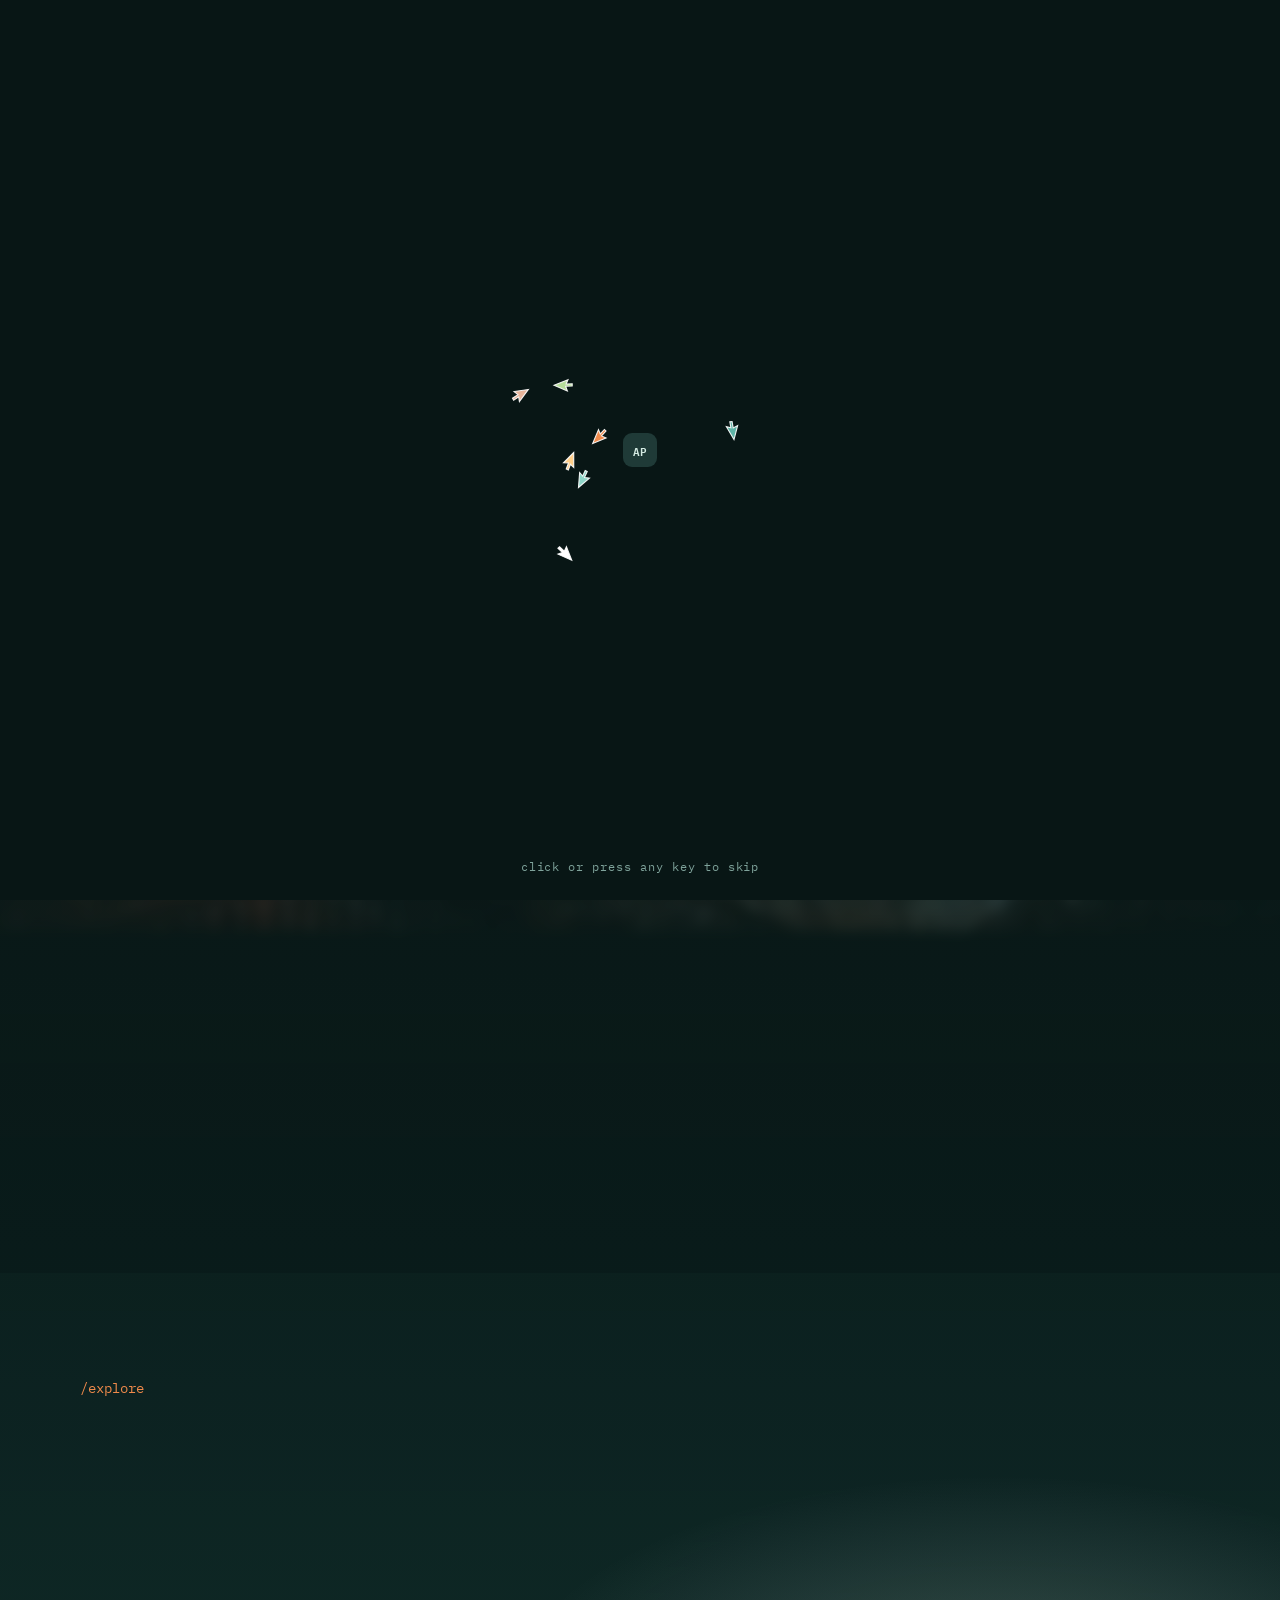
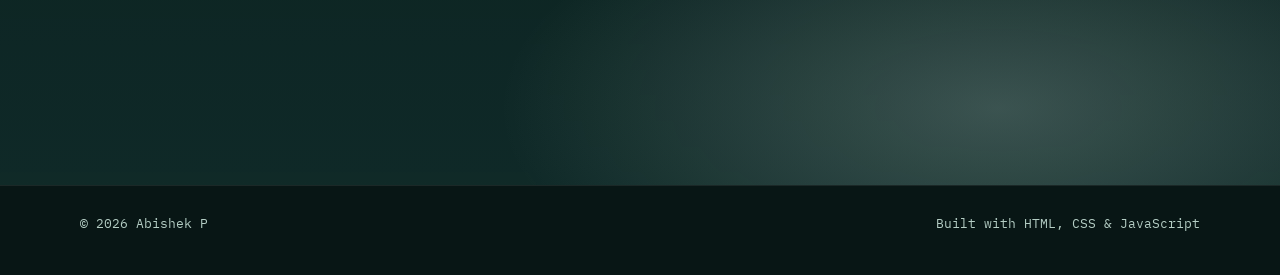
<file: main portfoilo/index.html>
<!DOCTYPE html>
<html lang="en">
<head>
<meta charset="utf-8">
<meta name="viewport" content="width=device-width, initial-scale=1">
<title>Abishek P · Portfolio</title>
<meta name="description" content="Abishek P, Python Full Stack Developer from Nagercoil, Tamil Nadu. Django, Flask, React, MySQL and AWS.">
<link rel="preconnect" href="https://fonts.googleapis.com">
<link rel="preconnect" href="https://fonts.gstatic.com" crossorigin>
<link href="https://fonts.googleapis.com/css2?family=Fraunces:opsz,wght@9..144,400;9..144,600;9..144,700&family=IBM+Plex+Mono:wght@400;500&family=IBM+Plex+Sans:wght@400;500;600&display=swap" rel="stylesheet">
<script>document.documentElement.className+=' js enter';setTimeout(function(){document.documentElement.classList.remove('enter')},4000);</script>
<link rel="stylesheet" href="style.css">
</head>
<body data-page="home">
<div class="wipe" aria-hidden="true"><span>abishek<b>.dev</b></span></div>

<nav class="nav" aria-label="Main">
  <div class="wrap">
    <a class="logo" href="index.html">Abishek<span>.dev</span></a>
    <ul>
      <li><a href="index.html" aria-current="page">Home</a></li>
      <li><a href="about.html">About</a></li>
      <li><a href="experience.html">Experience</a></li>
      <li><a href="projects.html">Projects</a></li>
      <li><a href="skills.html">Skills</a></li>
      <li><a href="contact.html">Contact</a></li>
    </ul>
  </div>
</nav>

<main>
  <section class="hero cream">
    <div class="wrap">
      <div>
        <p class="kicker"><span class="dot" aria-hidden="true"></span>Nagercoil, Tamil Nadu · Full Stack trainee at IPCS Global</p>
        <h1>Abishek P<span class="role">Python <span class="hl">Full Stack</span> Developer</span></h1>
        <p class="lede">I build responsive web applications end to end: interfaces in HTML, CSS, JavaScript and React, backends in Django and Flask, data in MySQL, deployed on AWS.</p>
        <div class="ctas">
          <a class="btn primary" href="projects.html">
            See my projects
            <svg viewBox="0 0 16 16" fill="none" aria-hidden="true"><path d="M3 8h10M9 4l4 4-4 4" stroke="currentColor" stroke-width="1.6" stroke-linecap="round" stroke-linejoin="round"/></svg>
          </a>
          <a class="btn" href="https://www.linkedin.com/in/abishek-p-355a34398" target="_blank" rel="noopener">
            <svg viewBox="0 0 16 16" aria-hidden="true"><path fill="currentColor" d="M3.6 5.7H1.2V14h2.4V5.7zM2.4 1.8a1.4 1.4 0 1 0 0 2.8 1.4 1.4 0 0 0 0-2.8zM14.8 9.3c0-2.3-1.2-3.8-3.3-3.8-1.1 0-1.9.6-2.2 1.2V5.7H7V14h2.4V9.8c0-1.1.4-1.9 1.4-1.9s1.4.7 1.4 1.9V14h2.4V9.3z"/></svg>
            LinkedIn
          </a>
          <button class="btn" type="button" data-copy="abiabishek137@gmail.com">
            <svg viewBox="0 0 16 16" fill="none" aria-hidden="true"><rect x="1.5" y="3" width="13" height="10" rx="2" stroke="currentColor" stroke-width="1.5"/><path d="M2 4l6 5 6-5" stroke="currentColor" stroke-width="1.5" stroke-linejoin="round"/></svg>
            <span>Copy email</span>
          </button>
        </div>
      </div>
      <div class="console" aria-label="Profile as an API response">
        <div class="console-tabs" role="tablist" aria-label="Endpoints">
          <button role="tab" id="tab-about" aria-selected="true" data-ep="about"><span class="verb">GET</span>/abishek</button>
          <button role="tab" id="tab-stack" aria-selected="false" data-ep="stack"><span class="verb">GET</span>/stack</button>
          <button role="tab" id="tab-projects" aria-selected="false" data-ep="projects"><span class="verb">GET</span>/projects</button>
        </div>
        <div class="req">$ curl <b id="req-url">localhost:8000/api/abishek</b></div>
        <div class="status">HTTP/1.1 <span class="okc">200 OK</span> · application/json · <span id="ms">18</span>ms</div>
        <pre id="json" role="tabpanel" aria-labelledby="tab-about"></pre>
      </div>
    </div>
  </section>

  <section class="band blue">
    <div class="wrap about">
      <div class="sec-head"><span class="path">/about</span><h2>Frontend to database, then to the cloud.</h2></div>
      <div class="body-grid">
        <div class="spacer"></div>
        <div>
          <p>I'm a Python Full Stack Developer with an Electronics and Communication Engineering degree from Ponjesly College of Engineering. I design and build web applications that are responsive and easy to use, with working frontends, backend logic and database integration behind them.</p>
          <p>My training covers Python, HTML, CSS, JavaScript, jQuery, Bootstrap, React, Django, Flask, MySQL and REST APIs, and I've deployed and hosted applications on AWS. I enjoy debugging, pick up new tools quickly, and like building software that solves real problems for real people.</p>
        </div>
      </div>
    </div>
  </section>

  <section class="band cream">
    <div class="wrap">
      <div class="sec-head"><span class="path">/explore</span><h2>Take a look around</h2></div>
      <div class="explore">
        <a href="experience.html"><span class="path">/experience</span><h3>Experience</h3><p>Full stack training and internships in IoT and web development.</p><span class="go">View experience &rarr;</span></a>
        <a href="projects.html"><span class="path">/projects</span><h3>Projects</h3><p>SeedSwap, MediTrack and CRP: three web apps built with HTML, CSS, JavaScript and Bootstrap.</p><span class="go">See projects &rarr;</span></a>
        <a href="skills.html"><span class="path">/skills</span><h3>Skills</h3><p>Python, Django, Flask, React, MySQL, AWS and the tools I use daily.</p><span class="go">See skills &rarr;</span></a>
        <a href="contact.html"><span class="path">/contact</span><h3>Contact</h3><p>Looking for Python full stack and web development roles.</p><span class="go">Get in touch &rarr;</span></a>
      </div>
    </div>
  </section>
</main>

<footer>
  <div class="wrap"><span>&copy; 2026 Abishek P</span><span>Built with HTML, CSS &amp; JavaScript</span></div>
</footer>

<script src="script.js"></script>
</body>
</html>
</file>
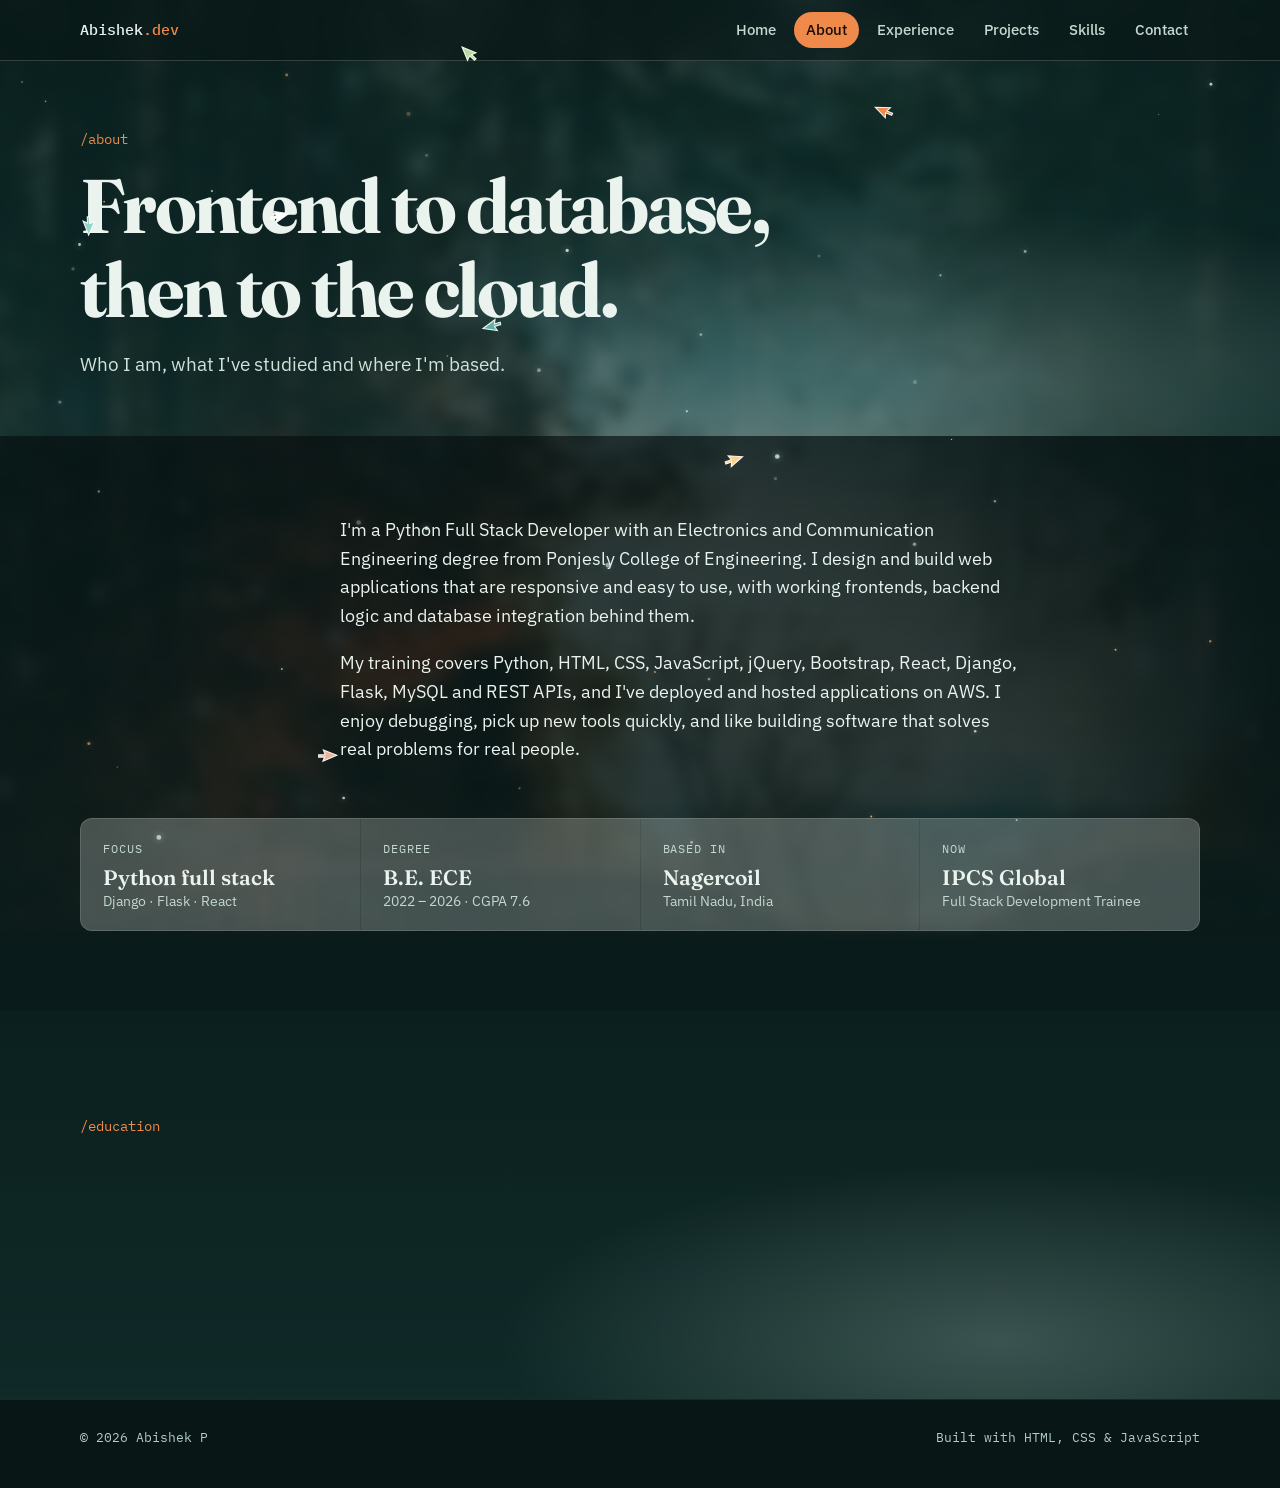
<file: main portfoilo/about.html>
<!DOCTYPE html>
<html lang="en">
<head>
<meta charset="utf-8">
<meta name="viewport" content="width=device-width, initial-scale=1">
<title>About · Abishek P</title>
<meta name="description" content="About Abishek P, Python Full Stack Developer and ECE graduate from Nagercoil.">
<link rel="preconnect" href="https://fonts.googleapis.com">
<link rel="preconnect" href="https://fonts.gstatic.com" crossorigin>
<link href="https://fonts.googleapis.com/css2?family=Fraunces:opsz,wght@9..144,400;9..144,600;9..144,700&family=IBM+Plex+Mono:wght@400;500&family=IBM+Plex+Sans:wght@400;500;600&display=swap" rel="stylesheet">
<script>document.documentElement.className+=' js enter';setTimeout(function(){document.documentElement.classList.remove('enter')},4000);</script>
<link rel="stylesheet" href="style.css">
</head>
<body data-page="about">
<div class="wipe" aria-hidden="true"><span>abishek<b>.dev</b></span></div>

<nav class="nav" aria-label="Main">
  <div class="wrap">
    <a class="logo" href="index.html">Abishek<span>.dev</span></a>
    <ul>
      <li><a href="index.html">Home</a></li>
      <li><a href="about.html" aria-current="page">About</a></li>
      <li><a href="experience.html">Experience</a></li>
      <li><a href="projects.html">Projects</a></li>
      <li><a href="skills.html">Skills</a></li>
      <li><a href="contact.html">Contact</a></li>
    </ul>
  </div>
</nav>

<main>
  <header class="page-head cream">
    <div class="wrap">
      <span class="path">/about</span>
      <h1>Frontend to database, then to the cloud.</h1>
      <p class="lede">Who I am, what I've studied and where I'm based.</p>
    </div>
  </header>

  <section class="band blue about">
    <div class="wrap">
      <div class="body-grid">
        <div class="spacer"></div>
        <div>
          <p>I'm a Python Full Stack Developer with an Electronics and Communication Engineering degree from Ponjesly College of Engineering. I design and build web applications that are responsive and easy to use, with working frontends, backend logic and database integration behind them.</p>
          <p>My training covers Python, HTML, CSS, JavaScript, jQuery, Bootstrap, React, Django, Flask, MySQL and REST APIs, and I've deployed and hosted applications on AWS. I enjoy debugging, pick up new tools quickly, and like building software that solves real problems for real people.</p>
        </div>
      </div>
      <div style="margin-top:36px">
          <dl class="facts">
            <div class="fact"><dt>Focus</dt><dd>Python full stack<small>Django · Flask · React</small></dd></div>
            <div class="fact"><dt>Degree</dt><dd>B.E. ECE<small>2022 – 2026 · CGPA 7.6</small></dd></div>
            <div class="fact"><dt>Based in</dt><dd>Nagercoil<small>Tamil Nadu, India</small></dd></div>
            <div class="fact"><dt>Now</dt><dd>IPCS Global<small>Full Stack Development Trainee</small></dd></div>
          </dl>
      </div>
    </div>
  </section>

  <section class="band cream">
    <div class="wrap">
      <div class="sec-head"><span class="path">/education</span><h2>Education</h2></div>
      <div class="edu">
        <div>
          <h3>B.E. in Electronics and Communication Engineering</h3>
          <p>Ponjesly College of Engineering · Nagercoil, Tamil Nadu · 2022 – 2026</p>
        </div>
        <div class="cgpa"><div class="lbl">CGPA</div><div class="big">7.6<span>/10</span></div></div>
      </div>
    </div>
  </section>
</main>

<footer>
  <div class="wrap"><span>&copy; 2026 Abishek P</span><span>Built with HTML, CSS &amp; JavaScript</span></div>
</footer>

<script src="script.js"></script>
</body>
</html>
</file>
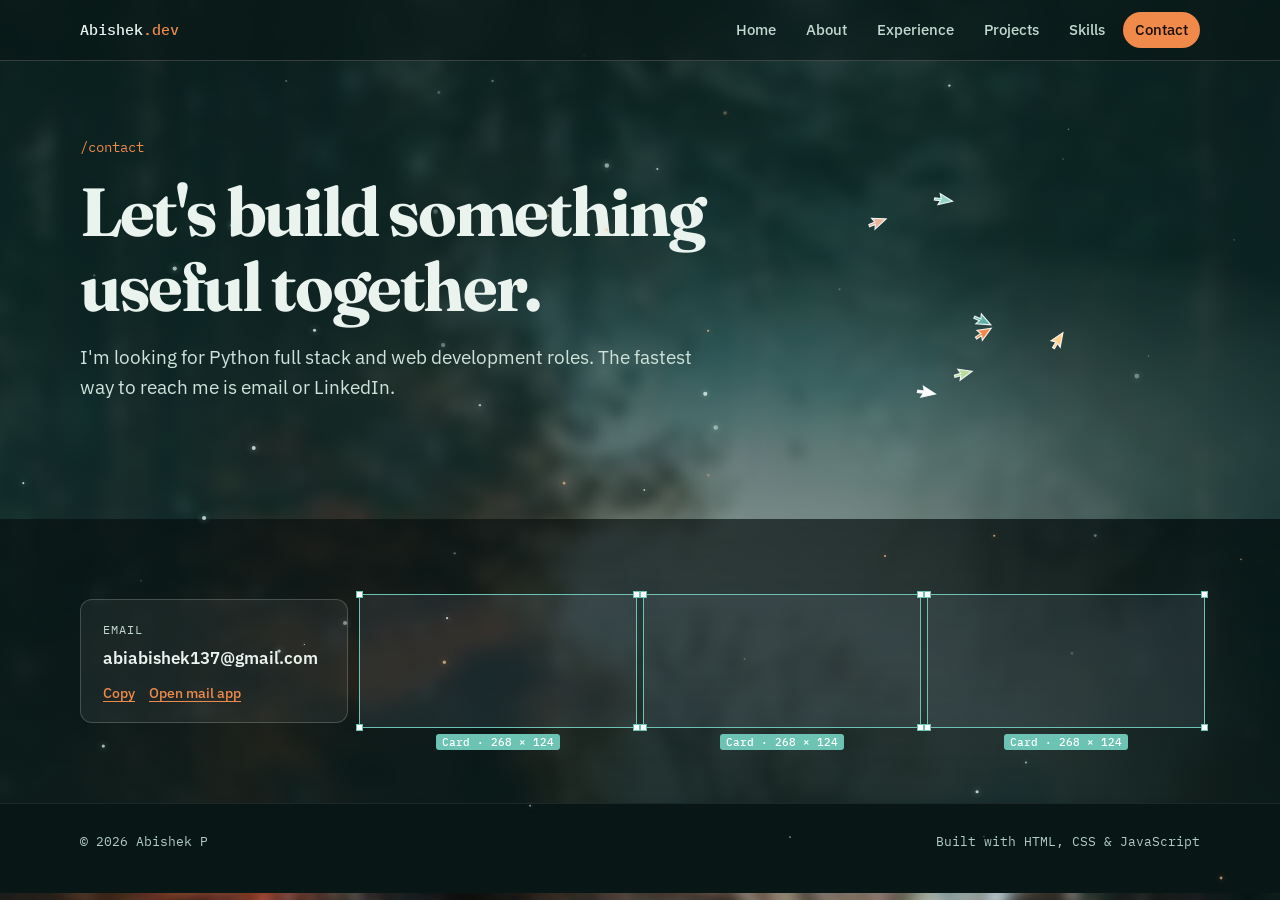
<file: main portfoilo/contact.html>
<!DOCTYPE html>
<html lang="en">
<head>
<meta charset="utf-8">
<meta name="viewport" content="width=device-width, initial-scale=1">
<title>Contact · Abishek P</title>
<meta name="description" content="Contact Abishek P for Python full stack and web development roles.">
<link rel="preconnect" href="https://fonts.googleapis.com">
<link rel="preconnect" href="https://fonts.gstatic.com" crossorigin>
<link href="https://fonts.googleapis.com/css2?family=Fraunces:opsz,wght@9..144,400;9..144,600;9..144,700&family=IBM+Plex+Mono:wght@400;500&family=IBM+Plex+Sans:wght@400;500;600&display=swap" rel="stylesheet">
<script>document.documentElement.className+=' js enter';setTimeout(function(){document.documentElement.classList.remove('enter')},4000);</script>
<link rel="stylesheet" href="style.css">
</head>
<body data-page="contact">
<div class="wipe" aria-hidden="true"><span>abishek<b>.dev</b></span></div>

<nav class="nav" aria-label="Main">
  <div class="wrap">
    <a class="logo" href="index.html">Abishek<span>.dev</span></a>
    <ul>
      <li><a href="index.html">Home</a></li>
      <li><a href="about.html">About</a></li>
      <li><a href="experience.html">Experience</a></li>
      <li><a href="projects.html">Projects</a></li>
      <li><a href="skills.html">Skills</a></li>
      <li><a href="contact.html" aria-current="page">Contact</a></li>
    </ul>
  </div>
</nav>

<main>
  <section class="band cream contact" style="padding-top:72px">
    <div class="wrap">
      <span class="path">/contact</span>
      <h2 class="big" data-flock style="margin-top:14px">Let's build something useful together.</h2>
      <p class="lede">I'm looking for Python full stack and web development roles. The fastest way to reach me is email or LinkedIn.</p>
    </div>
  </section>

  <section class="band blue">
    <div class="wrap">
      <div class="channels">
        <div class="channel">
          <span class="lbl">Email</span>
          <span class="val">abiabishek137@gmail.com</span>
          <div class="row"><button type="button" data-copy="abiabishek137@gmail.com">Copy</button><a href="mailto:abiabishek137@gmail.com">Open mail app</a></div>
        </div>
        <div class="channel">
          <span class="lbl">Phone</span>
          <span class="val">+91 63749 29883</span>
          <div class="row"><button type="button" data-copy="+916374929883">Copy</button><a href="tel:+916374929883">Call</a></div>
        </div>
        <div class="channel">
          <span class="lbl">LinkedIn</span>
          <span class="val">in/abishek-p-355a34398</span>
          <div class="row"><a href="https://www.linkedin.com/in/abishek-p-355a34398" target="_blank" rel="noopener">View profile</a></div>
        </div>
        <div class="channel">
          <span class="lbl">GitHub</span>
          <span class="val">github.com/abiabishek137</span>
          <div class="row"><a href="https://github.com/abiabishek137" target="_blank" rel="noopener">View profile</a></div>
        </div>
      </div>
    </div>
  </section>
</main>

<footer>
  <div class="wrap"><span>&copy; 2026 Abishek P</span><span>Built with HTML, CSS &amp; JavaScript</span></div>
</footer>

<script src="script.js"></script>
</body>
</html>
</file>
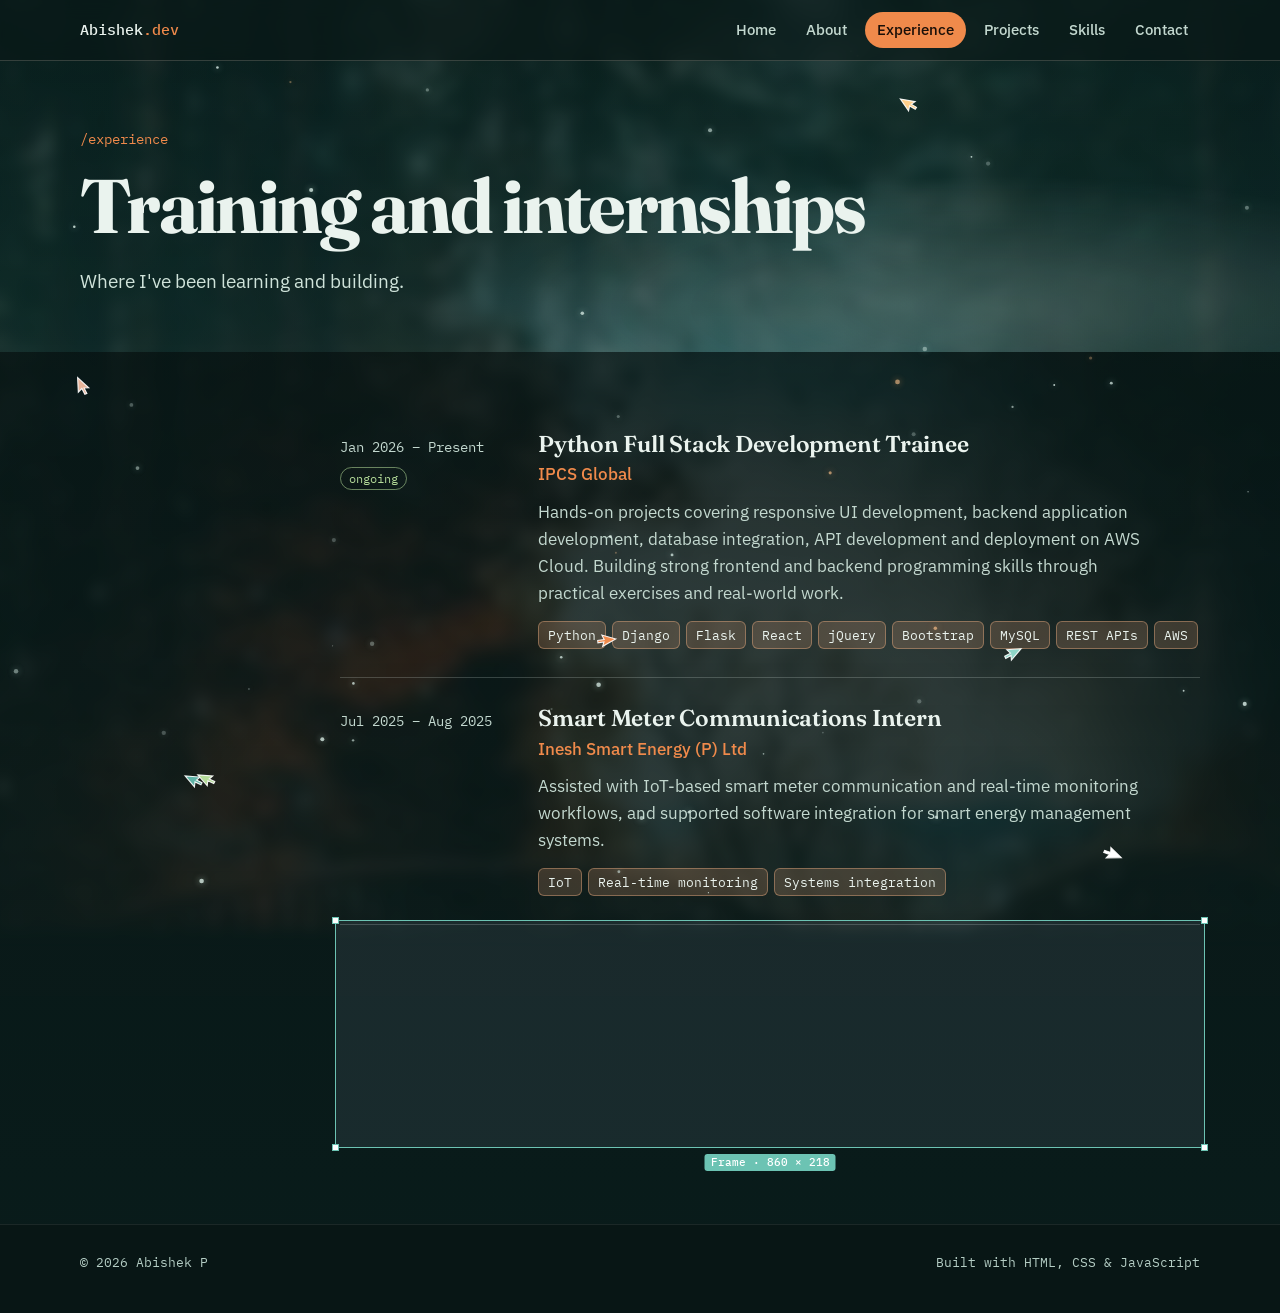
<file: main portfoilo/experience.html>
<!DOCTYPE html>
<html lang="en">
<head>
<meta charset="utf-8">
<meta name="viewport" content="width=device-width, initial-scale=1">
<title>Experience · Abishek P</title>
<meta name="description" content="Training and internships of Abishek P: IPCS Global, Inesh Smart Energy and Srishti.">
<link rel="preconnect" href="https://fonts.googleapis.com">
<link rel="preconnect" href="https://fonts.gstatic.com" crossorigin>
<link href="https://fonts.googleapis.com/css2?family=Fraunces:opsz,wght@9..144,400;9..144,600;9..144,700&family=IBM+Plex+Mono:wght@400;500&family=IBM+Plex+Sans:wght@400;500;600&display=swap" rel="stylesheet">
<script>document.documentElement.className+=' js enter';setTimeout(function(){document.documentElement.classList.remove('enter')},4000);</script>
<link rel="stylesheet" href="style.css">
</head>
<body data-page="experience">
<div class="wipe" aria-hidden="true"><span>abishek<b>.dev</b></span></div>

<nav class="nav" aria-label="Main">
  <div class="wrap">
    <a class="logo" href="index.html">Abishek<span>.dev</span></a>
    <ul>
      <li><a href="index.html">Home</a></li>
      <li><a href="about.html">About</a></li>
      <li><a href="experience.html" aria-current="page">Experience</a></li>
      <li><a href="projects.html">Projects</a></li>
      <li><a href="skills.html">Skills</a></li>
      <li><a href="contact.html">Contact</a></li>
    </ul>
  </div>
</nav>

<main>
  <header class="page-head cream">
    <div class="wrap">
      <span class="path">/experience</span>
      <h1>Training and internships</h1>
      <p class="lede">Where I've been learning and building.</p>
    </div>
  </header>

  <section class="band blue">
    <div class="wrap">
      <div class="body-grid">
        <div class="spacer"></div>
        <ol class="timeline">
          <li class="job">
            <div class="when">Jan 2026 – Present<br><span class="live">ongoing</span></div>
            <div>
              <h3>Python Full Stack Development Trainee</h3>
              <div class="org">IPCS Global</div>
              <p>Hands-on projects covering responsive UI development, backend application development, database integration, API development and deployment on AWS Cloud. Building strong frontend and backend programming skills through practical exercises and real-world work.</p>
              <ul class="tags"><li>Python</li><li>Django</li><li>Flask</li><li>React</li><li>jQuery</li><li>Bootstrap</li><li>MySQL</li><li>REST APIs</li><li>AWS</li></ul>
            </div>
          </li>
          <li class="job">
            <div class="when">Jul 2025 – Aug 2025</div>
            <div>
              <h3>Smart Meter Communications Intern</h3>
              <div class="org">Inesh Smart Energy (P) Ltd</div>
              <p>Assisted with IoT-based smart meter communication and real-time monitoring workflows, and supported software integration for smart energy management systems.</p>
              <ul class="tags"><li>IoT</li><li>Real-time monitoring</li><li>Systems integration</li></ul>
            </div>
          </li>
          <li class="job">
            <div class="when">Sep 2024 · 1 week</div>
            <div>
              <h3>MERN Stack Development Intern</h3>
              <div class="org">Srishti Innovative Educational Services</div>
              <p>A one-week internship focused on frontend web development and Git-based version control, working with HTML, CSS and JavaScript using collaborative development practices.</p>
              <ul class="tags"><li>HTML</li><li>CSS</li><li>JavaScript</li><li>Git</li></ul>
            </div>
          </li>
        </ol>
      </div>
    </div>
  </section>
</main>

<footer>
  <div class="wrap"><span>&copy; 2026 Abishek P</span><span>Built with HTML, CSS &amp; JavaScript</span></div>
</footer>

<script src="script.js"></script>
</body>
</html>
</file>
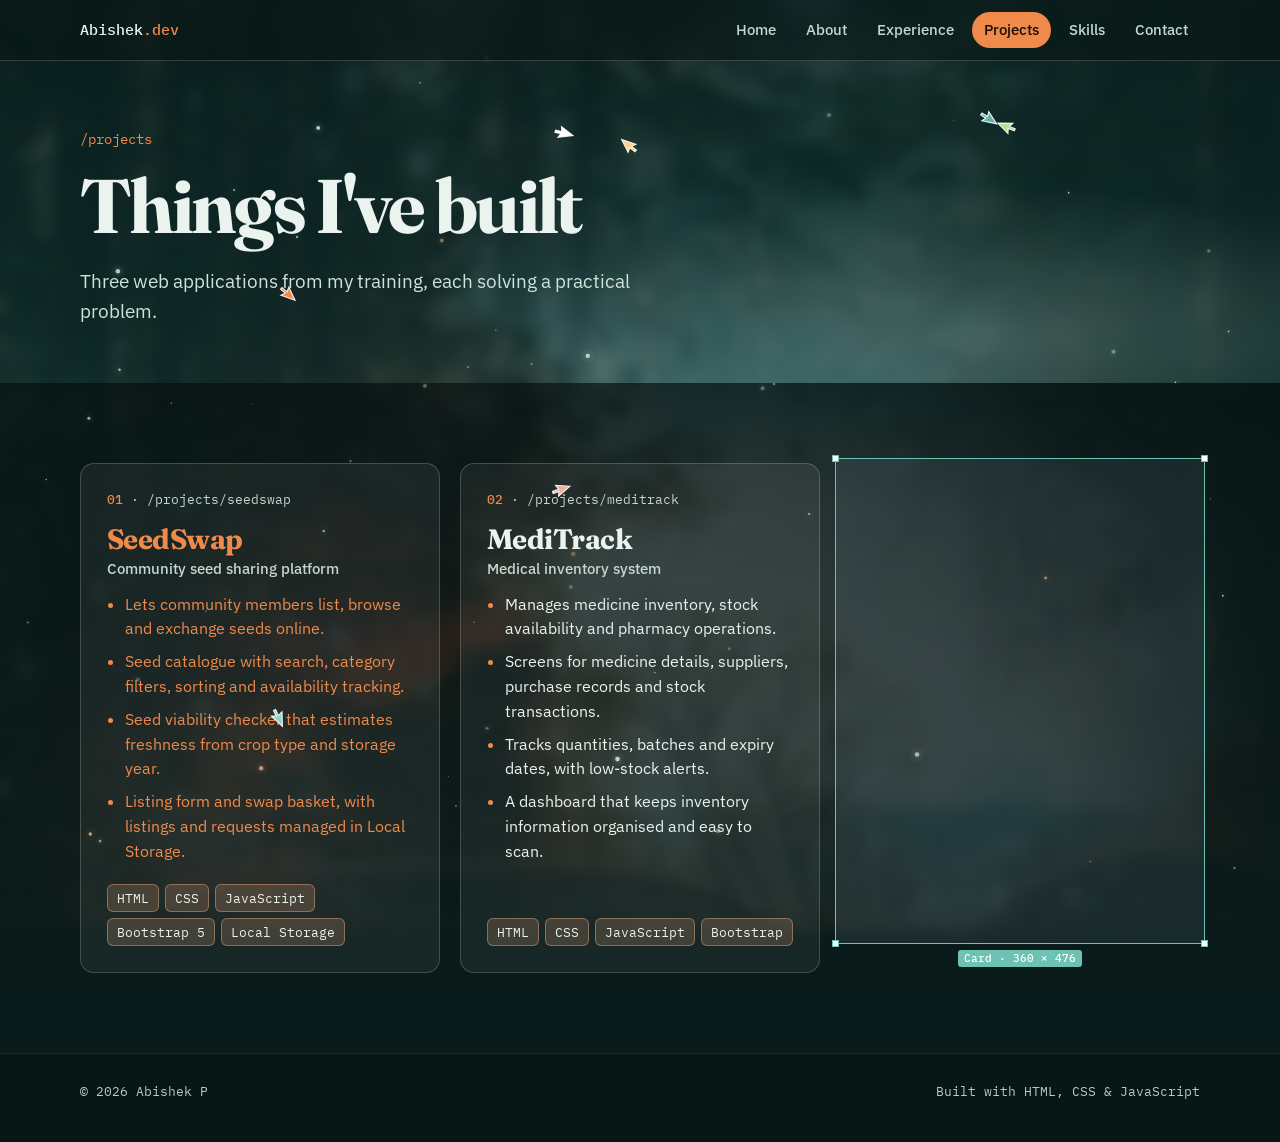
<file: main portfoilo/projects.html>
<!DOCTYPE html>
<html lang="en">
<head>
<meta charset="utf-8">
<meta name="viewport" content="width=device-width, initial-scale=1">
<title>Projects · Abishek P</title>
<meta name="description" content="SeedSwap, MediTrack and CRP: web projects by Abishek P.">
<link rel="preconnect" href="https://fonts.googleapis.com">
<link rel="preconnect" href="https://fonts.gstatic.com" crossorigin>
<link href="https://fonts.googleapis.com/css2?family=Fraunces:opsz,wght@9..144,400;9..144,600;9..144,700&family=IBM+Plex+Mono:wght@400;500&family=IBM+Plex+Sans:wght@400;500;600&display=swap" rel="stylesheet">
<script>document.documentElement.className+=' js enter';setTimeout(function(){document.documentElement.classList.remove('enter')},4000);</script>
<link rel="stylesheet" href="style.css">
</head>
<body data-page="projects">
<div class="wipe" aria-hidden="true"><span>abishek<b>.dev</b></span></div>

<nav class="nav" aria-label="Main">
  <div class="wrap">
    <a class="logo" href="index.html">Abishek<span>.dev</span></a>
    <ul>
      <li><a href="index.html">Home</a></li>
      <li><a href="about.html">About</a></li>
      <li><a href="experience.html">Experience</a></li>
      <li><a href="projects.html" aria-current="page">Projects</a></li>
      <li><a href="skills.html">Skills</a></li>
      <li><a href="contact.html">Contact</a></li>
    </ul>
  </div>
</nav>

<main>
  <header class="page-head cream">
    <div class="wrap">
      <span class="path">/projects</span>
      <h1>Things I've built</h1>
      <p class="lede">Three web applications from my training, each solving a practical problem.</p>
    </div>
  </header>

  <section class="band blue">
    <div class="wrap">
      <div class="projects">
        <a href="https://seedswap-seven.vercel.app/">
        <article class="card">
          <div class="route"><b>01</b> · /projects/seedswap</div>
          <h3>SeedSwap<small>Community seed sharing platform</small></h3>
          <ul class="points">
            <li>Lets community members list, browse and exchange seeds online.</li>
            <li>Seed catalogue with search, category filters, sorting and availability tracking.</li>
            <li>Seed viability checker that estimates freshness from crop type and storage year.</li>
            <li>Listing form and swap basket, with listings and requests managed in Local Storage.</li>
          </ul>
          <ul class="tags"><li>HTML</li><li>CSS</li><li>JavaScript</li><li>Bootstrap 5</li><li>Local Storage</li></ul>
        </article></a>
        <article class="card">
          <div class="route"><b>02</b> · /projects/meditrack</div>
          <h3>MediTrack<small>Medical inventory system</small></h3>
          <ul class="points">
            <li>Manages medicine inventory, stock availability and pharmacy operations.</li>
            <li>Screens for medicine details, suppliers, purchase records and stock transactions.</li>
            <li>Tracks quantities, batches and expiry dates, with low-stock alerts.</li>
            <li>A dashboard that keeps inventory information organised and easy to scan.</li>
          </ul>
          <ul class="tags"><li>HTML</li><li>CSS</li><li>JavaScript</li><li>Bootstrap</li></ul>
        </article>
        <a href="https://cprp-ten.vercel.app/">
        <article class="card">
          <div class="route"><b>03</b> · /projects/crp</div>
          <h3>CRP<small>Community Problem Reporting Portal</small></h3>
          <ul class="points">
            <li>Residents report potholes, garbage dumping, water leaks and broken streetlights.</li>
            <li>Reporting form with issue categories, location details and descriptions.</li>
            <li>JavaScript form validation and interactive feedback for a smoother experience.</li>
            <li>A clean interface for submitting and managing reports.</li>
          </ul>
          <ul class="tags"><li>HTML</li><li>CSS</li><li>JavaScript</li><li>Bootstrap</li></ul>
        </article></a>
      </div>
    </div>
  </section>
</main>

<footer>
  <div class="wrap"><span>&copy; 2026 Abishek P</span><span>Built with HTML, CSS &amp; JavaScript</span></div>
</footer>

<script src="script.js"></script>
</body>
</html>
</file>
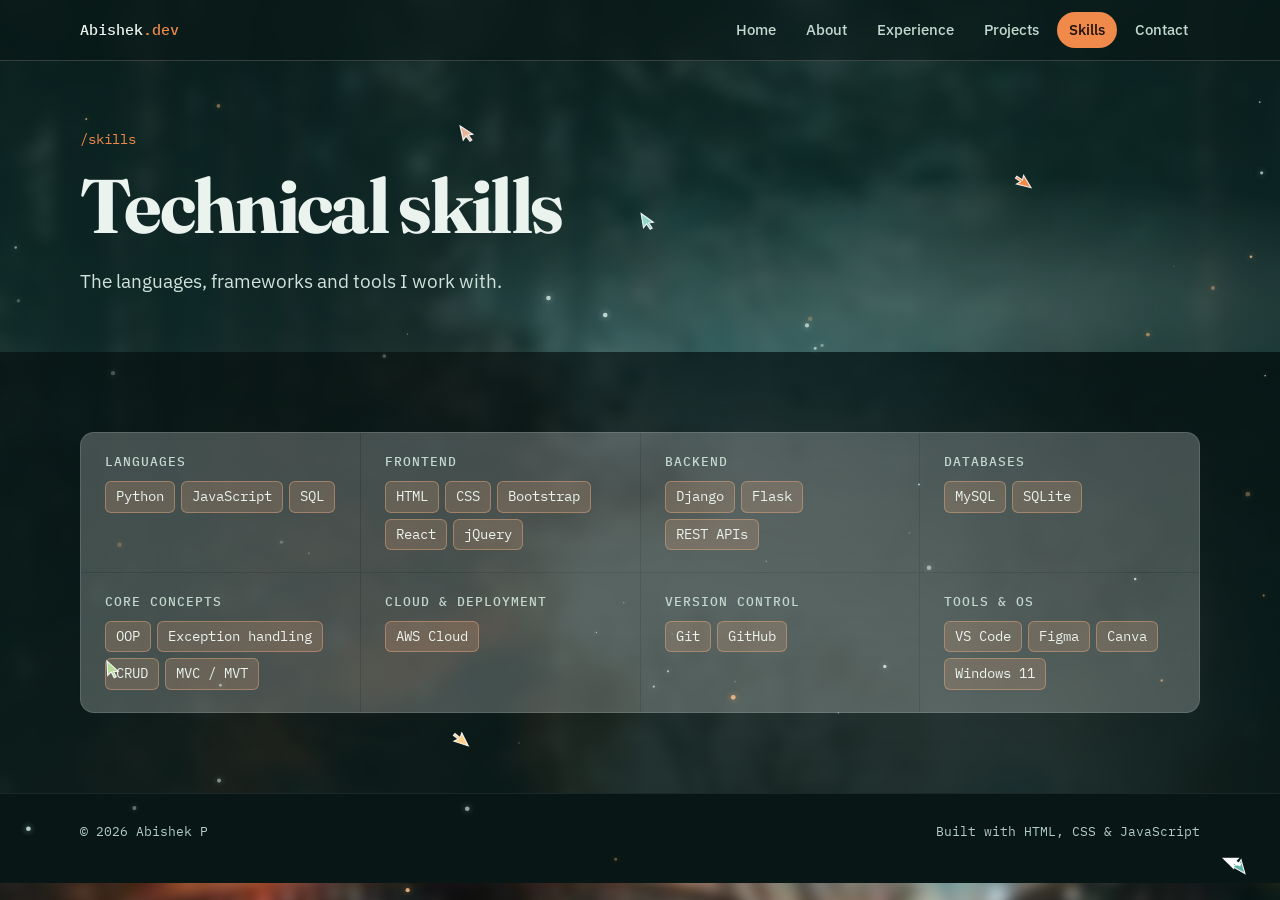
<file: main portfoilo/skills.html>
<!DOCTYPE html>
<html lang="en">
<head>
<meta charset="utf-8">
<meta name="viewport" content="width=device-width, initial-scale=1">
<title>Skills · Abishek P</title>
<meta name="description" content="Technical skills of Abishek P: Python, Django, Flask, React, MySQL, AWS.">
<link rel="preconnect" href="https://fonts.googleapis.com">
<link rel="preconnect" href="https://fonts.gstatic.com" crossorigin>
<link href="https://fonts.googleapis.com/css2?family=Fraunces:opsz,wght@9..144,400;9..144,600;9..144,700&family=IBM+Plex+Mono:wght@400;500&family=IBM+Plex+Sans:wght@400;500;600&display=swap" rel="stylesheet">
<script>document.documentElement.className+=' js enter';setTimeout(function(){document.documentElement.classList.remove('enter')},4000);</script>
<link rel="stylesheet" href="style.css">
</head>
<body data-page="skills">
<div class="wipe" aria-hidden="true"><span>abishek<b>.dev</b></span></div>

<nav class="nav" aria-label="Main">
  <div class="wrap">
    <a class="logo" href="index.html">Abishek<span>.dev</span></a>
    <ul>
      <li><a href="index.html">Home</a></li>
      <li><a href="about.html">About</a></li>
      <li><a href="experience.html">Experience</a></li>
      <li><a href="projects.html">Projects</a></li>
      <li><a href="skills.html" aria-current="page">Skills</a></li>
      <li><a href="contact.html">Contact</a></li>
    </ul>
  </div>
</nav>

<main>
  <header class="page-head cream">
    <div class="wrap">
      <span class="path">/skills</span>
      <h1>Technical skills</h1>
      <p class="lede">The languages, frameworks and tools I work with.</p>
    </div>
  </header>

  <section class="band blue">
    <div class="wrap">
      <div class="skills">
        <div class="skill"><h3>Languages</h3><ul class="tags"><li>Python</li><li>JavaScript</li><li>SQL</li></ul></div>
        <div class="skill"><h3>Frontend</h3><ul class="tags"><li>HTML</li><li>CSS</li><li>Bootstrap</li><li>React</li><li>jQuery</li></ul></div>
        <div class="skill"><h3>Backend</h3><ul class="tags"><li>Django</li><li>Flask</li><li>REST APIs</li></ul></div>
        <div class="skill"><h3>Databases</h3><ul class="tags"><li>MySQL</li><li>SQLite</li></ul></div>
        <div class="skill"><h3>Core concepts</h3><ul class="tags"><li>OOP</li><li>Exception handling</li><li>CRUD</li><li>MVC / MVT</li></ul></div>
        <div class="skill"><h3>Cloud &amp; deployment</h3><ul class="tags"><li>AWS Cloud</li></ul></div>
        <div class="skill"><h3>Version control</h3><ul class="tags"><li>Git</li><li>GitHub</li></ul></div>
        <div class="skill"><h3>Tools &amp; OS</h3><ul class="tags"><li>VS Code</li><li>Figma</li><li>Canva</li><li>Windows 11</li></ul></div>
      </div>
    </div>
  </section>
</main>

<footer>
  <div class="wrap"><span>&copy; 2026 Abishek P</span><span>Built with HTML, CSS &amp; JavaScript</span></div>
</footer>

<script src="script.js"></script>
</body>
</html>
</file>
<file: main portfoilo/style.css>
/* Theme: misty autumn forest. Deep spruce shade, teal mist, glowing clearing, ember-orange leaves.
   Bands: .cream = the lit mist (hero, explore), .blue = the deep spruce shade.
   Class names are kept so the HTML needs no changes. */
:root {
  --mist: #5f8a84;
  --mist-light: #9cc4bb;
  --forest: #0f2524;
  --forest-deep: #081615;
  --orange: #f08a4b;
  --cream-text: #eaf3ee;
  --code-bg: #0a1a19;
  --code-ink: #e3efe9;
  --code-key: #8fd0c2;
  --code-str: #f4b98a;
  --code-num: #b5dc9a;
  --code-dim: #7fa39b;
  --display: "Fraunces", Georgia, "Times New Roman", serif;
  --body: "IBM Plex Sans", "Segoe UI", system-ui, sans-serif;
  --mono: "IBM Plex Mono", ui-monospace, "SFMono-Regular", Menlo, Consolas, monospace;
}
/* the forest photo sits fixed behind the page; bands are tinted glass over it */
body::before {
  content: ""; position: fixed; inset: -30px; z-index: -2;
  background: url("images/forest.jpg") center / cover no-repeat;
  filter: blur(7px) saturate(1.1);
}
body::after {
  content: ""; position: fixed; inset: 0; z-index: -1; pointer-events: none;
  background: radial-gradient(ellipse 90% 70% at 50% 100%, transparent 40%, rgba(5, 14, 13, .55));
}
.cream {
  --bg: #1d403d; --surface: rgba(8, 24, 23, .5); --ink: var(--cream-text); --muted: #cfe3da;
  --line: rgba(234, 243, 238, .26); --accent: var(--orange); --mark: #c4572a; --ok: #b5dc9a;
  background:
    radial-gradient(ellipse 60% 70% at 78% 85%, rgba(214, 236, 228, .22), transparent 65%),
    linear-gradient(180deg, rgba(14, 40, 38, .58) 0%, rgba(24, 62, 59, .5) 100%);
  color: var(--ink);
}
.blue {
  --bg: var(--forest); --surface: rgba(255, 255, 255, .06); --ink: var(--cream-text); --muted: #c3d8cf;
  --line: rgba(234, 243, 238, .2); --accent: var(--orange); --mark: #c4572a; --ok: #b5dc9a;
  background: linear-gradient(180deg, rgba(9, 24, 23, .82) 0%, rgba(10, 28, 27, .9) 100%);
  color: var(--ink);
}

* { box-sizing: border-box; }
html { scroll-behavior: smooth; }
@media (prefers-reduced-motion: reduce) { html { scroll-behavior: auto; } *, *::before, *::after { animation: none !important; transition: none !important; } }
body { margin: 0; background: var(--forest-deep); font-family: var(--body); font-size: 17px; line-height: 1.6; -webkit-font-smoothing: antialiased; }
a { color: var(--accent); text-underline-offset: 3px; }
a:focus-visible, button:focus-visible { outline: 2px solid var(--accent); outline-offset: 3px; border-radius: 4px; }
h1, h2, h3 { font-family: var(--display); font-optical-sizing: auto; text-wrap: balance; margin: 0; line-height: 1.1; }
.wrap { width: min(1120px, 100% - 40px); margin-inline: auto; }
.band { padding: 80px 0; }

/* ---------- Nav ---------- */
.nav { position: sticky; top: 0; z-index: 10; background: color-mix(in srgb, #0a1b1a 82%, transparent); color: var(--cream-text); --ink: var(--cream-text); --muted: #c3d8cf; --accent: var(--orange); --line: rgba(248,238,220,.18); backdrop-filter: blur(10px); -webkit-backdrop-filter: blur(10px); border-bottom: 1px solid var(--line); }
.nav .wrap { display: flex; align-items: center; justify-content: space-between; gap: 16px; min-height: 60px; }
.logo { font-family: var(--mono); font-weight: 500; font-size: 15px; color: var(--ink); text-decoration: none; }
.logo span { color: var(--accent); }
.nav ul { list-style: none; display: flex; gap: 6px; margin: 0; padding: 0; flex-wrap: wrap; }
.nav ul a { display: block; color: var(--muted); text-decoration: none; font-size: 15px; font-weight: 500; padding: 6px 12px; border-radius: 99px; }
.nav ul a:hover { color: var(--ink); }
.nav ul a[aria-current="page"] { background: var(--orange); color: #1a0f08; }
@media (max-width: 720px) { .nav .wrap { flex-direction: column; align-items: flex-start; padding: 10px 0; gap: 6px; } .nav ul { gap: 2px; } .nav ul a { padding: 5px 10px; font-size: 14px; } }

/* ---------- Hero ---------- */
.hero { padding: 72px 0 88px; }
.hero .wrap { display: grid; grid-template-columns: 1.05fr 1fr; gap: 56px; align-items: center; }
@media (max-width: 900px) { .hero .wrap { grid-template-columns: 1fr; gap: 40px; } .hero { padding-top: 48px; } }
.kicker { font-family: var(--mono); font-size: 14px; color: var(--muted); display: flex; align-items: center; gap: 10px; margin: 0 0 22px; }
.dot { flex: none; width: 9px; height: 9px; border-radius: 50%; background: var(--ok); animation: pulse 2.4s infinite; }
@keyframes pulse { 0% { box-shadow: 0 0 0 0 color-mix(in srgb, var(--ok) 55%, transparent); } 70% { box-shadow: 0 0 0 9px transparent; } 100% { box-shadow: 0 0 0 0 transparent; } }
.hero h1 { font-size: clamp(52px, 8vw, 96px); font-weight: 700; letter-spacing: -0.035em; color: var(--ink); }
.hero h1 .role { display: block; font-size: 0.42em; font-weight: 600; letter-spacing: -0.015em; margin-top: 14px; color: var(--ink); }
.hl { background: linear-gradient(transparent 58%, color-mix(in srgb, var(--mark) 75%, transparent) 58%, color-mix(in srgb, var(--mark) 75%, transparent) 92%, transparent 92%); padding: 0 2px; }
.lede { font-size: 19px; color: var(--muted); max-width: 33em; margin: 24px 0 32px; }
.ctas { display: flex; flex-wrap: wrap; gap: 12px; }
.btn { display: inline-flex; align-items: center; gap: 8px; font: 500 15px var(--body); padding: 12px 20px; border-radius: 8px; border: 1px solid var(--line); background: var(--surface); color: var(--ink); text-decoration: none; cursor: pointer; transition: transform .15s, border-color .15s; }
.btn:hover { transform: translateY(-1px); border-color: var(--accent); }
.btn.primary { background: var(--accent); border-color: var(--accent); color: #1a0f08; font-weight: 600; box-shadow: 0 3px 0 #a85a24; }
.btn svg { width: 16px; height: 16px; flex: none; }

/* API console */
.console { background: var(--code-bg); color: var(--code-ink); border-radius: 14px; font-family: var(--mono); font-size: 14px; line-height: 1.65; box-shadow: 0 30px 60px -30px rgba(0, 10, 10, .7); }
.console-tabs { display: flex; gap: 2px; padding: 10px 10px 0; background: rgba(255,255,255,.04); border-bottom: 1px solid rgba(255,255,255,.08); overflow-x: auto; }
.console-tabs button { font: 500 13px var(--mono); color: var(--code-dim); background: none; border: 0; padding: 9px 14px 10px; border-radius: 8px 8px 0 0; cursor: pointer; white-space: nowrap; }
.console-tabs button:hover { color: var(--code-ink); }
.console-tabs button[aria-selected="true"] { color: var(--code-ink); background: var(--code-bg); box-shadow: inset 0 2px 0 var(--orange); }
.console-tabs .verb { color: var(--code-num); margin-right: 6px; }
.req { padding: 16px 20px 0; color: var(--code-dim); }
.req b { color: var(--code-num); font-weight: 500; }
.status { padding: 4px 20px 12px; color: var(--code-dim); border-bottom: 1px dashed rgba(255,255,255,.12); }
.status .okc { color: var(--code-num); }
pre { margin: 0; padding: 16px 20px 22px; overflow-x: auto; min-height: 300px; }
.k { color: var(--code-key); } .s { color: var(--code-str); } .n { color: var(--code-num); } .p { color: var(--code-dim); }
.caret { display: inline-block; width: 8px; height: 1.1em; vertical-align: -3px; background: var(--orange); animation: blink 1.1s steps(1) infinite; }
@keyframes blink { 50% { opacity: 0; } }

/* ---------- Page header & section heads ---------- */
.page-head { padding: 64px 0 56px; }
.path { font-family: var(--mono); font-size: 14px; color: var(--accent); }
.page-head h1 { font-size: clamp(40px, 6.5vw, 76px); font-weight: 700; letter-spacing: -0.035em; margin-top: 12px; color: var(--ink); max-width: 16em; }
.page-head .lede { margin: 18px 0 0; }
.sec-head { display: grid; grid-template-columns: 220px 1fr; gap: 40px; align-items: baseline; margin-bottom: 44px; }
@media (max-width: 820px) { .sec-head { grid-template-columns: 1fr; gap: 10px; } }
.sec-head h2 { font-size: clamp(30px, 4.2vw, 44px); font-weight: 700; letter-spacing: -0.025em; }
.body-grid { display: grid; grid-template-columns: 220px 1fr; gap: 40px; }
@media (max-width: 820px) { .body-grid { grid-template-columns: 1fr; gap: 0; } .body-grid > .spacer { display: none; } }

/* About */
.about p { margin: 0 0 18px; max-width: 62ch; font-size: 18px; }
.facts { display: grid; grid-template-columns: repeat(auto-fit, minmax(190px, 1fr)); gap: 1px; background: var(--line); border: 1px solid var(--line); border-radius: 12px; overflow: hidden; margin: 0; }
.fact { background: var(--surface); padding: 20px 22px; }
.fact dt { font-family: var(--mono); font-size: 12px; text-transform: uppercase; letter-spacing: .08em; color: var(--muted); margin-bottom: 6px; }
.fact dd { margin: 0; font-family: var(--display); font-weight: 600; font-size: 21px; line-height: 1.25; }
.fact dd small { display: block; font-family: var(--body); font-weight: 400; font-size: 14px; color: var(--muted); margin-top: 2px; }

/* Explore cards (home) */
.explore { display: grid; grid-template-columns: repeat(auto-fit, minmax(240px, 1fr)); gap: 18px; margin-top: 40px; }
.explore a { display: flex; flex-direction: column; gap: 8px; background: var(--surface); border: 1px solid var(--line); border-radius: 14px; padding: 24px; text-decoration: none; color: var(--ink); transition: transform .2s, border-color .2s; }
.explore a:hover { transform: translateY(-3px); border-color: var(--accent); }
.explore .path { color: var(--accent); }
.explore h3 { font-size: 26px; font-weight: 700; letter-spacing: -0.02em; }
.explore p { margin: 0; color: var(--muted); font-size: 15.5px; }
.explore .go { margin-top: auto; padding-top: 8px; font-weight: 500; color: var(--accent); }

/* Experience */
.timeline { list-style: none; margin: 0; padding: 0; }
.job { display: grid; grid-template-columns: 170px 1fr; gap: 28px; padding: 28px 0; border-bottom: 1px solid var(--line); }
.job:first-child { padding-top: 0; }
.job:last-child { border-bottom: 0; padding-bottom: 0; }
@media (max-width: 620px) { .job { grid-template-columns: 1fr; gap: 6px; } }
.when { font-family: var(--mono); font-size: 14px; color: var(--muted); font-variant-numeric: tabular-nums; padding-top: 4px; }
.when .live { display: inline-block; margin-top: 8px; font-size: 12px; color: var(--ok); border: 1px solid color-mix(in srgb, var(--ok) 55%, transparent); padding: 1px 8px; border-radius: 99px; }
.job h3 { font-size: 23px; font-weight: 600; letter-spacing: -0.01em; }
.org { color: var(--accent); font-weight: 500; margin: 4px 0 10px; }
.job p { margin: 0; color: var(--muted); max-width: 62ch; }
.tags { display: flex; flex-wrap: wrap; gap: 6px; margin: 14px 0 0; padding: 0; list-style: none; }
.tags li { font-family: var(--mono); font-size: 12.5px; padding: 3px 9px; border-radius: 6px; background: color-mix(in srgb, var(--accent) 14%, var(--surface)); color: var(--ink); border: 1px solid color-mix(in srgb, var(--accent) 28%, var(--line)); }

/* Projects */
.projects { display: grid; grid-template-columns: repeat(3, 1fr); gap: 20px; }
@media (max-width: 980px) { .projects { grid-template-columns: 1fr; } }
.card { background: var(--surface); border: 1px solid var(--line); border-radius: 14px; padding: 26px; display: flex; flex-direction: column; gap: 14px; transition: border-color .2s, transform .2s; }
.card:hover { border-color: var(--accent); transform: translateY(-2px); }
.card .route { font-family: var(--mono); font-size: 13px; color: var(--muted); }
.card .route b { color: var(--accent); font-weight: 500; }
.card h3 { font-size: 28px; font-weight: 700; letter-spacing: -0.02em; }
.card h3 small { display: block; font-family: var(--body); font-size: 15px; font-weight: 500; color: var(--muted); letter-spacing: 0; margin-top: 6px; }
.card ul.points { margin: 0; padding-left: 18px; font-size: 15.5px; display: grid; gap: 8px; }
.card ul.points li::marker { color: var(--accent); }
.card .tags { margin-top: auto; padding-top: 6px; }

/* Skills */
.skills { display: grid; grid-template-columns: repeat(auto-fit, minmax(240px, 1fr)); gap: 1px; background: var(--line); border: 1px solid var(--line); border-radius: 14px; overflow: hidden; }
.skill { background: var(--surface); padding: 22px 24px; }
.skill h3 { font-family: var(--mono); font-size: 12.5px; font-weight: 500; text-transform: uppercase; letter-spacing: .08em; color: var(--muted); margin-bottom: 12px; }
.skill .tags { margin-top: 0; }
.skill .tags li { font-size: 13.5px; padding: 4px 10px; }

/* Education */
.edu { display: grid; grid-template-columns: 1fr auto; gap: 24px; align-items: end; background: var(--surface); border: 1px solid var(--line); border-radius: 14px; padding: 30px; }
@media (max-width: 620px) { .edu { grid-template-columns: 1fr; } }
.edu h3 { font-size: 26px; font-weight: 600; letter-spacing: -0.015em; }
.edu p { margin: 8px 0 0; color: var(--muted); }
.cgpa { text-align: right; }
@media (max-width: 620px) { .cgpa { text-align: left; } }
.cgpa .big { font-family: var(--display); font-size: 54px; font-weight: 700; line-height: 1; letter-spacing: -0.03em; font-variant-numeric: tabular-nums; color: var(--accent); }
.cgpa .big span { font-size: 22px; color: var(--muted); font-weight: 600; }
.cgpa .lbl { font-family: var(--mono); font-size: 12px; color: var(--muted); text-transform: uppercase; letter-spacing: .08em; }

/* Contact */
.contact h2.big { font-size: clamp(38px, 6vw, 68px); font-weight: 700; letter-spacing: -0.035em; max-width: 14em; color: var(--ink); }
.contact .lede { margin: 18px 0 36px; }
.channels { display: grid; grid-template-columns: repeat(auto-fit, minmax(260px, 1fr)); gap: 16px; }
.channel { background: var(--surface); border: 1px solid var(--line); border-radius: 12px; padding: 20px 22px; display: flex; flex-direction: column; gap: 6px; }
.channel .lbl { font-family: var(--mono); font-size: 12px; text-transform: uppercase; letter-spacing: .08em; color: var(--muted); }
.channel .val { font-weight: 600; font-size: 17px; word-break: break-word; }
.channel .row { display: flex; gap: 14px; align-items: center; margin-top: 6px; flex-wrap: wrap; }
.channel .row a, .channel .row button { font: 500 14px var(--body); color: var(--accent); background: none; border: 0; padding: 0; cursor: pointer; text-decoration: underline; text-underline-offset: 3px; }

footer { background: var(--forest-deep); color: #b4cdc4; border-top: 1px solid rgba(255,255,255,.08); padding: 28px 0 40px; font-size: 14px; }
footer .wrap { display: flex; justify-content: space-between; gap: 16px; flex-wrap: wrap; font-family: var(--mono); font-size: 13px; }
footer a { color: var(--orange); }

/* =====================================================================
   MOTION — design-editor style animation
   (selection boxes + handles, multiplayer cursors, page wipes)
   ===================================================================== */
.console-tabs { border-radius: 14px 14px 0 0; }
pre { border-radius: 0 0 14px 14px; }
pre.scan { animation: scan .55s cubic-bezier(.2,.7,.2,1); }
@keyframes scan { from { clip-path: inset(0 100% 0 0); } to { clip-path: inset(0 0 0 0); } }

/* headline highlighter sweeps in once the hero has landed */
.js .hl { background-repeat: no-repeat; background-size: 0 100%; }
.hl-go .hl { background-size: 100% 100%; transition: background-size .9s cubic-bezier(.2,.7,.2,1) .35s; }

/* scroll progress line on the left edge */
.progress { position: fixed; left: 0; top: 0; bottom: 0; width: 3px; z-index: 95; background: var(--orange); transform: scaleY(0); transform-origin: top; pointer-events: none; }

/* ---------- reveal: hidden -> selected -> resolved ---------- */
.reveal { opacity: 0; transform: translateY(16px); transition: opacity .65s ease, transform .65s cubic-bezier(.2,.7,.2,1); }
.reveal.in { opacity: 1; transform: none; }

/* selection box (shared by reveal boxes and hover boxes) */
.sel { pointer-events: none; border: 1px solid var(--sel, #6cc3b3); }
.sel i { position: absolute; width: 7px; height: 7px; background: #fff; border: 1px solid var(--sel, #6cc3b3); }
.sel i:nth-of-type(1) { left: -4px; top: -4px; }
.sel i:nth-of-type(2) { right: -4px; top: -4px; }
.sel i:nth-of-type(3) { left: -4px; bottom: -4px; }
.sel i:nth-of-type(4) { right: -4px; bottom: -4px; }
.sel b { position: absolute; left: 50%; top: 100%; margin-top: 7px; transform: translateX(-50%); background: var(--sel, #6cc3b3); color: var(--sel-ink, #fff); font: 500 10.5px/1 var(--mono); padding: 3px 6px; border-radius: 3px; white-space: nowrap; }

.sel-layer { position: absolute; left: 0; top: 0; width: 0; height: 0; z-index: 110; pointer-events: none; }
.sel-layer .sel { position: absolute; background: rgba(190, 205, 235, .09); opacity: 0; animation: selin .28s ease-out forwards; }
.sel-layer .sel.gone { animation: selout .5s ease forwards; }
@keyframes selin { from { opacity: 0; transform: scale(.985); } to { opacity: 1; transform: none; } }
@keyframes selout { from { opacity: 1; } to { opacity: 0; background: transparent; } }

/* hover box on cards */
.has-hov { position: relative; }
.hov { position: absolute; inset: -6px; opacity: 0; transition: opacity .18s; --sel: var(--accent); --sel-ink: #1a0f08; z-index: 3; }
.has-hov:hover > .hov, .has-hov:focus-within > .hov { opacity: 1; }

/* ---------- floating multiplayer cursors ---------- */
.cursors { position: fixed; inset: 0; width: 100%; height: 100%; z-index: 120; pointer-events: none; }

/* ---------- intro ---------- */
.intro { position: fixed; inset: 0; z-index: 100; background: var(--forest-deep); display: grid; place-items: center; transition: opacity .7s ease; }
.intro.done { opacity: 0; }
.intro .badge { width: 34px; height: 34px; border-radius: 9px; background: #1f3a37; color: #d5ebe3; font: 600 11px var(--mono); display: grid; place-items: center; opacity: 0; transform: scale(.8); transition: opacity .4s, transform .4s; }
.intro.on .badge { opacity: 1; transform: none; }
.intro.marks .badge { opacity: 0; }
.intro .skip { position: absolute; bottom: 26px; left: 0; right: 0; text-align: center; font: 12px var(--mono); letter-spacing: .08em; color: #7fa39b; }
.xm { position: absolute; color: #fff; font: 300 20px/1 var(--mono); opacity: 0; transform: scale(.4); animation: xm .5s forwards; }
.xc { position: absolute; background: #6cc3b3; color: #fff; font: 500 9.5px/1 var(--mono); padding: 3px 6px; border-radius: 3px; opacity: 0; animation: xm .45s forwards; }
@keyframes xm { to { opacity: .85; transform: none; } }
@keyframes xmout { from { opacity: .85; transform: none; } to { opacity: 0; transform: none; } }
.intro.clear .xm, .intro.clear .xc { animation: xmout .35s forwards; }

/* ---------- page wipe ---------- */
.wipe {
  position: fixed; inset: 0; z-index: 200; pointer-events: none; display: grid; place-items: center;
  background: linear-gradient(var(--orange) 0 5px, transparent 5px calc(100% - 5px), var(--orange) calc(100% - 5px)), var(--forest-deep);
  clip-path: inset(100% 0 0 0); transition: clip-path .55s cubic-bezier(.77,0,.18,1);
}
.wipe span { font: 500 15px var(--mono); color: var(--cream-text); opacity: 0; transition: opacity .25s .2s; }
.wipe span b { color: var(--orange); font-weight: 500; }
.wipe.out { clip-path: inset(0 0 100% 0); }
.wipe.on { clip-path: inset(0 0 0 0); }
.wipe.on span { opacity: 1; }
.enter .wipe { clip-path: inset(0 0 0 0); transition: none; }
.enter .wipe span { opacity: 1; }

@media (prefers-reduced-motion: reduce) {
  .wipe, .cursors, .intro, .sel-layer { display: none !important; }
  .reveal { opacity: 1; transform: none; }
}
a{
  text-decoration: none;
}
</file>
